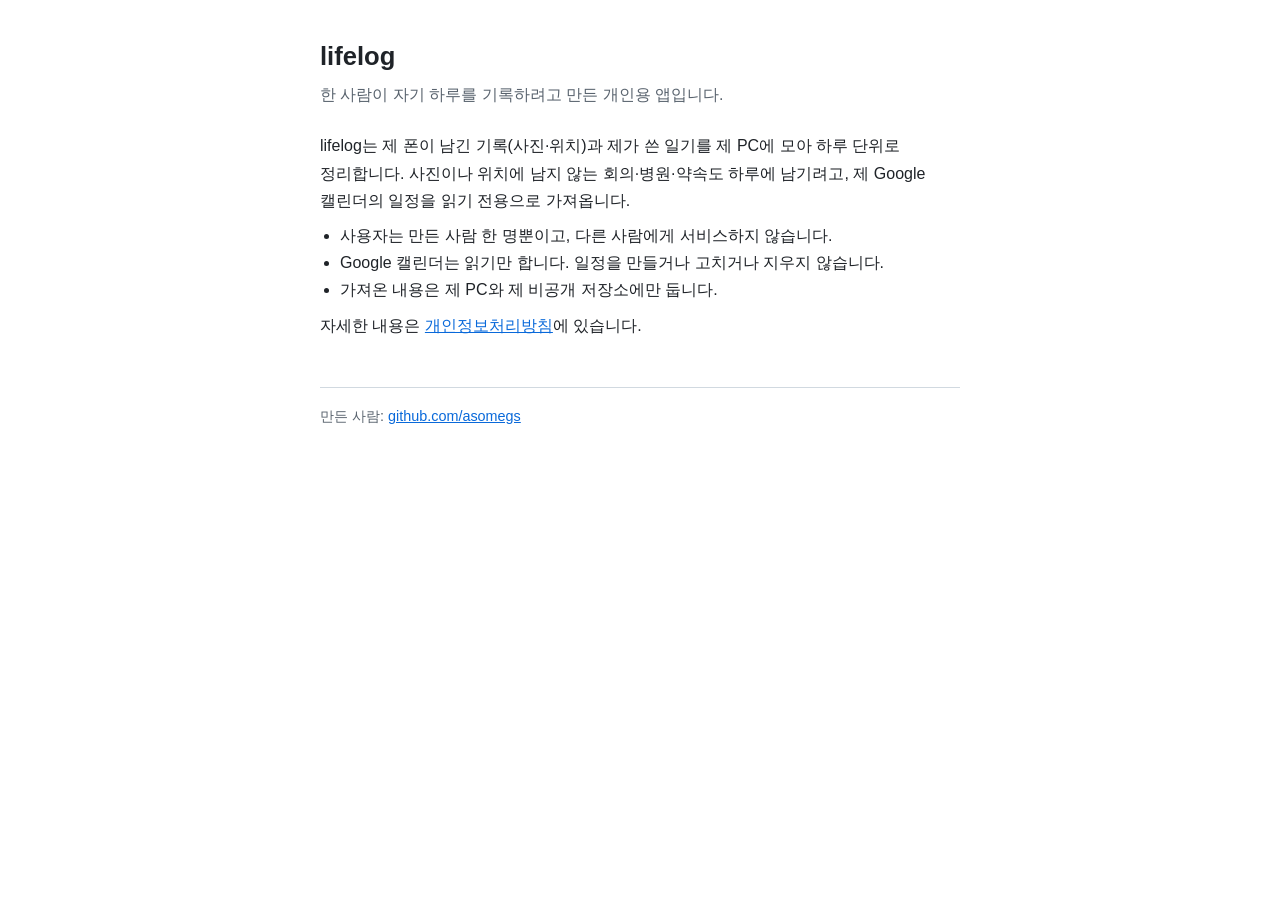
<file: index.html>
<!doctype html>
<html lang="ko">
<head>
<meta charset="utf-8">
<meta name="viewport" content="width=device-width, initial-scale=1">
<title>lifelog</title>
<link rel="stylesheet" href="style.css">
</head>
<body>
<main>
<h1>lifelog</h1>
<p class="sub">한 사람이 자기 하루를 기록하려고 만든 개인용 앱입니다.</p>

<p>lifelog는 제 폰이 남긴 기록(사진·위치)과 제가 쓴 일기를 제 PC에 모아 하루 단위로 정리합니다. 사진이나 위치에 남지 않는 회의·병원·약속도 하루에 남기려고, 제 Google 캘린더의 일정을 읽기 전용으로 가져옵니다.</p>

<ul>
  <li>사용자는 만든 사람 한 명뿐이고, 다른 사람에게 서비스하지 않습니다.</li>
  <li>Google 캘린더는 읽기만 합니다. 일정을 만들거나 고치거나 지우지 않습니다.</li>
  <li>가져온 내용은 제 PC와 제 비공개 저장소에만 둡니다.</li>
</ul>

<p>자세한 내용은 <a href="privacy.html">개인정보처리방침</a>에 있습니다.</p>

<footer>만든 사람: <a href="https://github.com/asomegs">github.com/asomegs</a></footer>
</main>
</body>
</html>
</file>
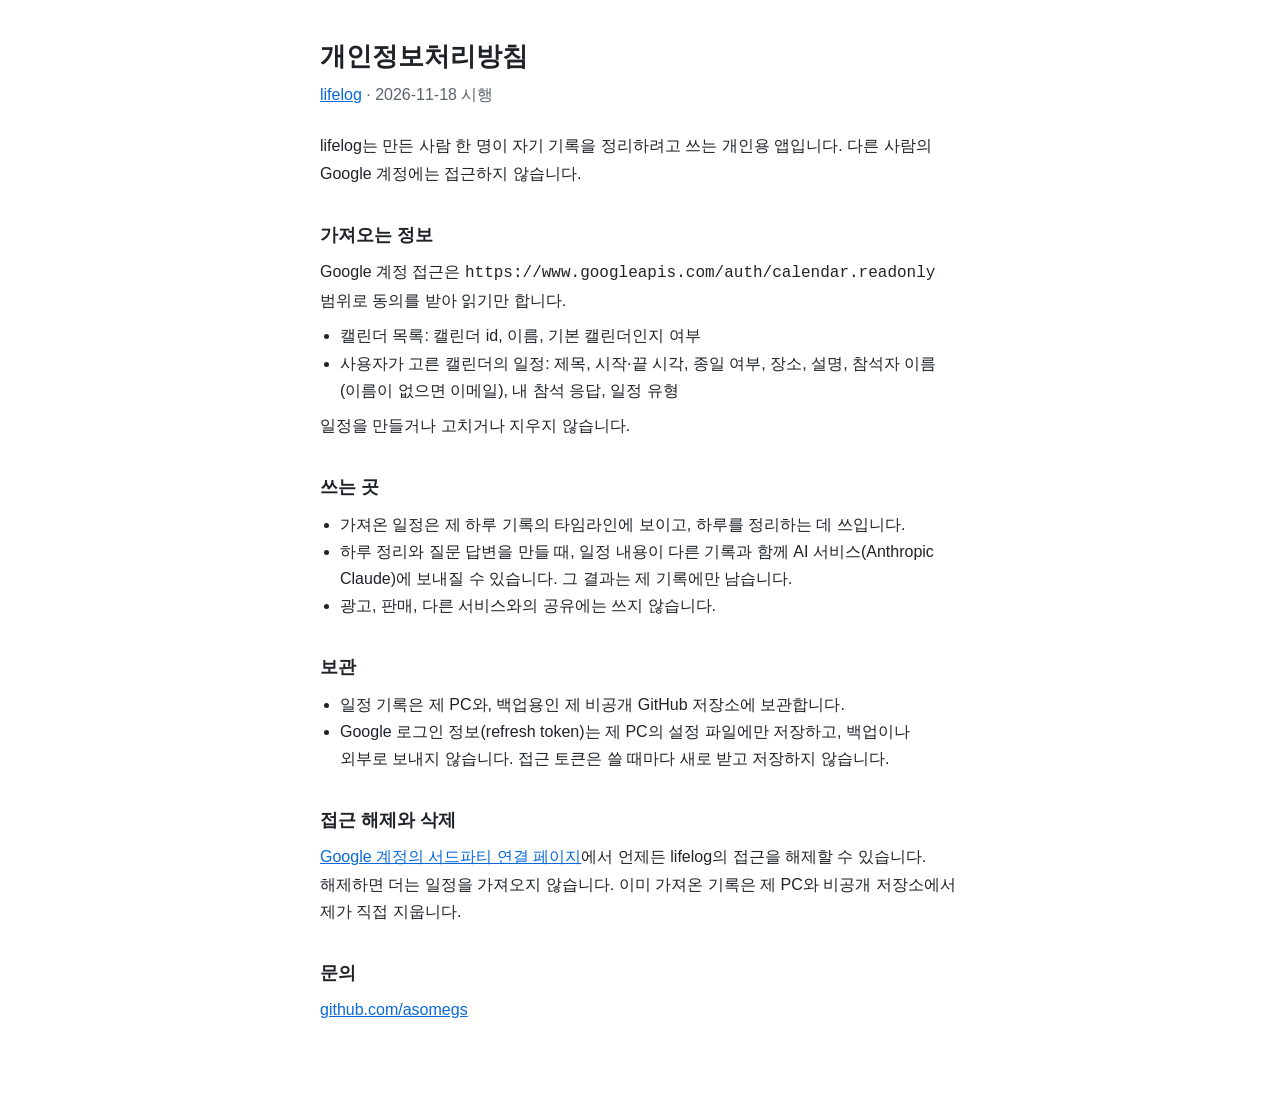
<file: privacy.html>
<!doctype html>
<html lang="ko">
<head>
<meta charset="utf-8">
<meta name="viewport" content="width=device-width, initial-scale=1">
<title>lifelog 개인정보처리방침</title>
<link rel="stylesheet" href="style.css">
</head>
<body>
<main>
<h1>개인정보처리방침</h1>
<p class="sub"><a href="./">lifelog</a> · 2026-11-18 시행</p>

<p>lifelog는 만든 사람 한 명이 자기 기록을 정리하려고 쓰는 개인용 앱입니다. 다른 사람의 Google 계정에는 접근하지 않습니다.</p>

<h2>가져오는 정보</h2>
<p>Google 계정 접근은 <code>https://www.googleapis.com/auth/calendar.readonly</code> 범위로 동의를 받아 읽기만 합니다.</p>
<ul>
  <li>캘린더 목록: 캘린더 id, 이름, 기본 캘린더인지 여부</li>
  <li>사용자가 고른 캘린더의 일정: 제목, 시작·끝 시각, 종일 여부, 장소, 설명, 참석자 이름(이름이 없으면 이메일), 내 참석 응답, 일정 유형</li>
</ul>
<p>일정을 만들거나 고치거나 지우지 않습니다.</p>

<h2>쓰는 곳</h2>
<ul>
  <li>가져온 일정은 제 하루 기록의 타임라인에 보이고, 하루를 정리하는 데 쓰입니다.</li>
  <li>하루 정리와 질문 답변을 만들 때, 일정 내용이 다른 기록과 함께 AI 서비스(Anthropic Claude)에 보내질 수 있습니다. 그 결과는 제 기록에만 남습니다.</li>
  <li>광고, 판매, 다른 서비스와의 공유에는 쓰지 않습니다.</li>
</ul>

<h2>보관</h2>
<ul>
  <li>일정 기록은 제 PC와, 백업용인 제 비공개 GitHub 저장소에 보관합니다.</li>
  <li>Google 로그인 정보(refresh token)는 제 PC의 설정 파일에만 저장하고, 백업이나 외부로 보내지 않습니다. 접근 토큰은 쓸 때마다 새로 받고 저장하지 않습니다.</li>
</ul>

<h2>접근 해제와 삭제</h2>
<p><a href="https://myaccount.google.com/permissions">Google 계정의 서드파티 연결 페이지</a>에서 언제든 lifelog의 접근을 해제할 수 있습니다. 해제하면 더는 일정을 가져오지 않습니다. 이미 가져온 기록은 제 PC와 비공개 저장소에서 제가 직접 지웁니다.</p>

<h2>문의</h2>
<p><a href="https://github.com/asomegs">github.com/asomegs</a></p>
</main>
</body>
</html>
</file>
<file: style.css>
:root {
  --bg: #ffffff;
  --text: #1f2328;
  --muted: #59636e;
  --link: #0969da;
  --rule: #d1d9e0;
}
@media (prefers-color-scheme: dark) {
  :root {
    --bg: #0d1117;
    --text: #e6edf3;
    --muted: #9198a1;
    --link: #4493f8;
    --rule: #3d444d;
  }
}
* { box-sizing: border-box; }
body {
  margin: 0;
  background: var(--bg);
  color: var(--text);
  font: 16px/1.7 -apple-system, BlinkMacSystemFont, "Apple SD Gothic Neo", "Malgun Gothic", "Noto Sans KR", sans-serif;
  word-break: keep-all;
}
main { max-width: 42rem; margin: 0 auto; padding: 2.5rem 1rem 4rem; }
h1 { font-size: 1.6rem; line-height: 1.3; margin: 0 0 0.25rem; }
h2 { font-size: 1.15rem; margin: 2rem 0 0.5rem; }
p, ul { margin: 0.5rem 0; }
ul { padding-left: 1.25rem; }
a { color: var(--link); }
.sub { color: var(--muted); margin-bottom: 1.5rem; }
footer { margin-top: 3rem; padding-top: 1rem; border-top: 1px solid var(--rule); color: var(--muted); font-size: 0.9rem; }
</file>
